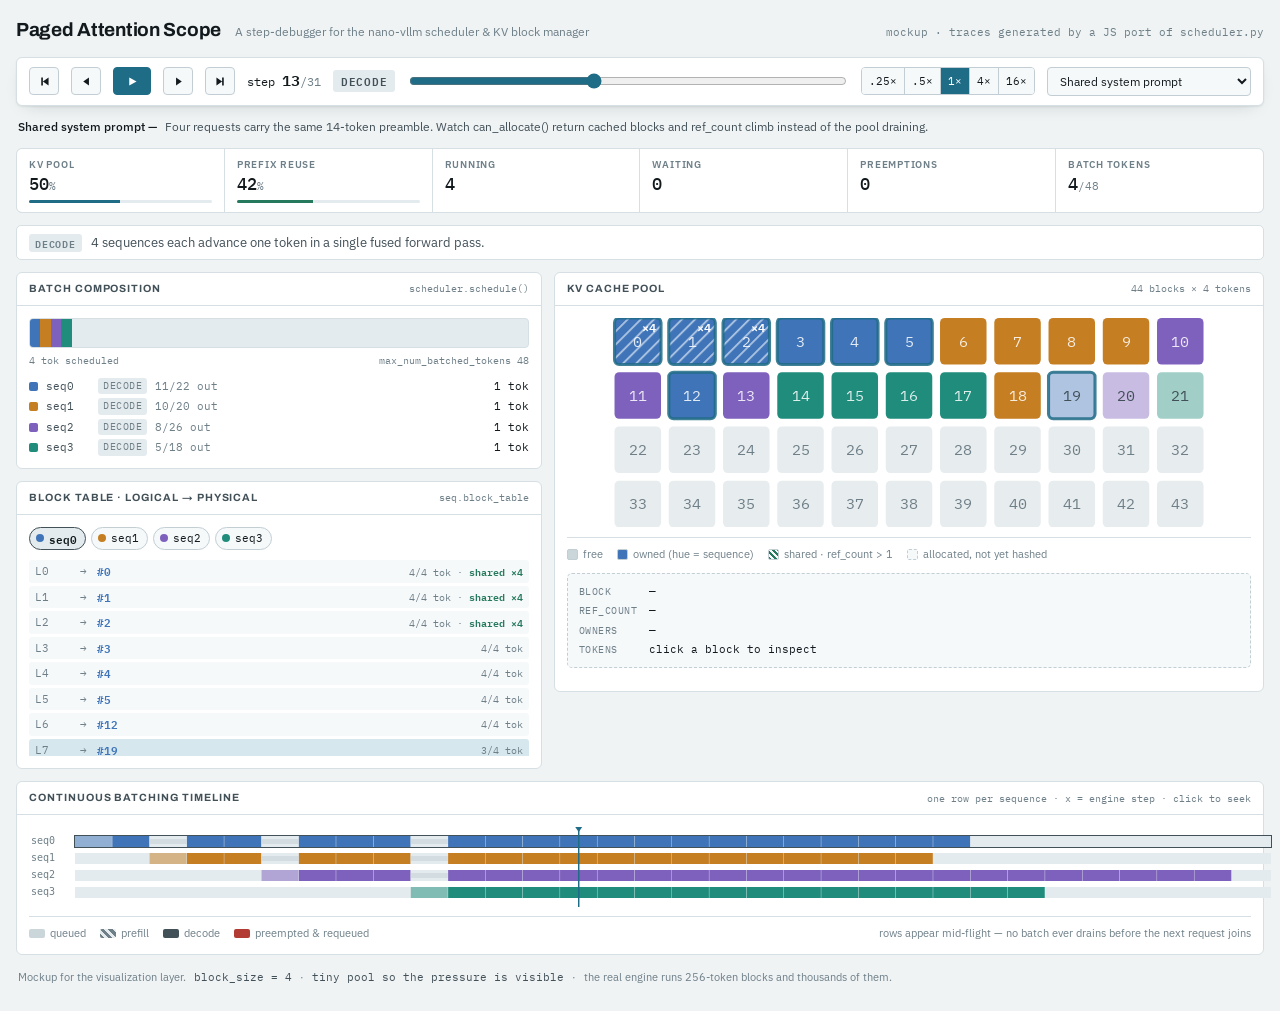
<file: viz/mockup.html>
<!doctype html>
<html lang="en">
<head>
<meta charset="utf-8">
<meta name="viewport" content="width=device-width, initial-scale=1">
<style>html{color-scheme:light dark}body{margin:0}img{max-width:100%}[hidden]{display:none!important}</style>
<title>Paged Attention Scope</title>
<link rel="preconnect" href="https://fonts.googleapis.com">
<link rel="preconnect" href="https://fonts.gstatic.com" crossorigin>
<link rel="stylesheet" href="https://fonts.googleapis.com/css2?family=Archivo:wght@500;600;700&family=IBM+Plex+Mono:wght@400;500;600&family=IBM+Plex+Sans:wght@400;500&display=swap">
<style>
:root{
  --bg:#EFF3F4; --panel:#FFFFFF; --panel-2:#F6F9FA; --sunken:#E4EBEE;
  --ink:#131A1E; --ink-2:#425058; --ink-3:#6E7F88;
  --line:#D6DFE3; --line-2:#C2CED4;
  --accent:#1F6C86; --accent-soft:#D6E8EE;
  --danger:#B23B34; --danger-soft:#F6DEDB;
  --hit:#26795D; --hit-soft:#D7EBE3;
  --free:#CBD6DA;
  --seq0:#3F74B8; --seq1:#C57E22; --seq2:#7E60BD; --seq3:#1F8C7C;
  --seq4:#B85462; --seq5:#6B8A2E;
  --shadow:0 1px 2px rgba(19,26,30,.07), 0 6px 18px -10px rgba(19,26,30,.25);
}
@media (prefers-color-scheme:dark){
  :root:not([data-theme="light"]){
    --bg:#0E1418; --panel:#161D22; --panel-2:#1A2329; --sunken:#0A1013;
    --ink:#E6EDF0; --ink-2:#A3B3BC; --ink-3:#72858F;
    --line:#26323A; --line-2:#33424B;
    --accent:#4FB3D0; --accent-soft:#12303B;
    --danger:#E0726A; --danger-soft:#3A1E1B;
    --hit:#4FC29A; --hit-soft:#102E26;
    --free:#2A363D;
    --seq0:#6A9EE0; --seq1:#E2A44C; --seq2:#A88BE0; --seq3:#3FB8A5;
    --seq4:#E0808E; --seq5:#9DBE55;
    --shadow:0 1px 2px rgba(0,0,0,.4), 0 8px 24px -12px rgba(0,0,0,.7);
  }
}
:root[data-theme="dark"]{
  --bg:#0E1418; --panel:#161D22; --panel-2:#1A2329; --sunken:#0A1013;
  --ink:#E6EDF0; --ink-2:#A3B3BC; --ink-3:#72858F;
  --line:#26323A; --line-2:#33424B;
  --accent:#4FB3D0; --accent-soft:#12303B;
  --danger:#E0726A; --danger-soft:#3A1E1B;
  --hit:#4FC29A; --hit-soft:#102E26;
  --free:#2A363D;
  --seq0:#6A9EE0; --seq1:#E2A44C; --seq2:#A88BE0; --seq3:#3FB8A5;
  --seq4:#E0808E; --seq5:#9DBE55;
  --shadow:0 1px 2px rgba(0,0,0,.4), 0 8px 24px -12px rgba(0,0,0,.7);
}

*{box-sizing:border-box}
body{
  background:var(--bg); color:var(--ink);
  font-family:"IBM Plex Sans",system-ui,sans-serif;
  font-size:13px; line-height:1.5;
  padding:16px; display:flex; flex-direction:column; gap:12px;
  max-width:1560px; margin:0 auto;
}
.mono{font-family:"IBM Plex Mono",ui-monospace,monospace; font-variant-numeric:tabular-nums}
h1,h2,h3{font-family:Archivo,system-ui,sans-serif; margin:0; text-wrap:balance}

/* ---------- masthead ---------- */
.masthead{display:flex; align-items:baseline; gap:14px; flex-wrap:wrap}
.masthead h1{font-size:19px; font-weight:700; letter-spacing:-.015em}
.masthead .sub{color:var(--ink-3); font-size:12px}
.masthead .repo{margin-left:auto; font-size:11px; color:var(--ink-3)}

/* ---------- panels ---------- */
.panel{background:var(--panel); border:1px solid var(--line); border-radius:6px}
.panel-hd{
  display:flex; align-items:center; gap:10px;
  padding:8px 12px; border-bottom:1px solid var(--line);
}
.panel-hd h2{
  font-size:10.5px; font-weight:700; letter-spacing:.09em; text-transform:uppercase;
  color:var(--ink-2);
}
.panel-hd .src{
  margin-left:auto; font-family:"IBM Plex Mono",monospace; font-size:10px; color:var(--ink-3);
}
.panel-bd{padding:12px}

/* ---------- transport ---------- */
.transport{
  display:flex; align-items:center; gap:12px; padding:9px 12px;
  background:var(--panel); border:1px solid var(--line); border-radius:6px;
  box-shadow:var(--shadow); flex-wrap:wrap;
}
button{font:inherit; color:inherit; cursor:pointer}
.tbtn{
  background:var(--panel-2); border:1px solid var(--line-2); border-radius:4px;
  width:30px; height:28px; display:grid; place-items:center; padding:0;
}
.tbtn:hover{background:var(--accent-soft); border-color:var(--accent)}
.tbtn svg{width:13px; height:13px; fill:currentColor}
.tbtn.play{width:38px; background:var(--accent); border-color:var(--accent); color:#fff}
:root[data-theme="dark"] .tbtn.play,
:root:not([data-theme="light"]) .tbtn.play{color:#08161B}
@media (prefers-color-scheme:light){:root:not([data-theme="dark"]) .tbtn.play{color:#fff}}
.tbtn.play:hover{filter:brightness(1.08)}
button:focus-visible,select:focus-visible,input:focus-visible{outline:2px solid var(--accent); outline-offset:2px}

.stepread{font-family:"IBM Plex Mono",monospace; font-size:12px; font-variant-numeric:tabular-nums; white-space:nowrap}
.stepread b{font-size:15px; font-weight:600}
.stepread span{color:var(--ink-3)}

input[type=range]{
  flex:1; min-width:200px; accent-color:var(--accent); height:20px;
}
.speeds{display:flex; border:1px solid var(--line-2); border-radius:4px; overflow:hidden}
.speeds button{
  background:var(--panel-2); border:0; border-left:1px solid var(--line-2);
  padding:5px 7px; font-family:"IBM Plex Mono",monospace; font-size:11px;
  font-variant-numeric:tabular-nums; white-space:nowrap;
}
.speeds button:first-child{border-left:0}
.speeds button[aria-pressed=true]{background:var(--accent); color:#fff}
:root[data-theme="dark"] .speeds button[aria-pressed=true]{color:#08161B}
select{
  font:inherit; background:var(--panel-2); color:var(--ink);
  border:1px solid var(--line-2); border-radius:4px; padding:5px 8px; font-size:12px;
}
.phase{
  font-family:"IBM Plex Mono",monospace; font-size:10.5px; font-weight:600;
  letter-spacing:.07em; padding:3px 8px; border-radius:3px; text-transform:uppercase;
}
.phase.prefill{background:var(--accent-soft); color:var(--accent)}
.phase.decode{background:var(--sunken); color:var(--ink-2)}

/* ---------- scenario note ---------- */
.scenario-note{
  font-size:12px; color:var(--ink-2); padding:0 2px;
  display:flex; gap:8px; align-items:baseline;
}
.scenario-note em{color:var(--ink); font-style:normal; font-weight:500}

/* ---------- metrics ---------- */
.metrics{display:grid; grid-template-columns:repeat(6,1fr); gap:1px; background:var(--line);
  border:1px solid var(--line); border-radius:6px; overflow:hidden}
.metric{background:var(--panel); padding:9px 12px; display:flex; flex-direction:column; gap:3px}
.metric .k{font-size:9.5px; letter-spacing:.08em; text-transform:uppercase; color:var(--ink-3); font-weight:600}
.metric .v{font-family:"IBM Plex Mono",monospace; font-size:17px; font-weight:500; font-variant-numeric:tabular-nums; line-height:1.15}
.metric .v small{font-size:11px; color:var(--ink-3); font-weight:400}
.meter{height:3px; background:var(--sunken); border-radius:2px; overflow:hidden; margin-top:3px}
.meter i{display:block; height:100%; background:var(--accent); transition:width .18s ease}
.meter i.warn{background:var(--danger)}
.metric.alert .v{color:var(--danger)}

/* ---------- why banner ---------- */
.why{
  display:flex; align-items:center; gap:9px; min-height:34px;
  padding:7px 12px; border-radius:5px; font-size:12.5px;
  border:1px solid var(--line); background:var(--panel); color:var(--ink-2);
}
.why .tag{
  font-family:"IBM Plex Mono",monospace; font-size:9.5px; font-weight:600; letter-spacing:.08em;
  text-transform:uppercase; padding:2px 6px; border-radius:3px;
  background:var(--sunken); color:var(--ink-3); flex:none;
}
.why.block{border-color:var(--line-2); background:var(--panel-2)}
.why.block .tag{background:var(--accent-soft); color:var(--accent)}
.why.evict{border-color:var(--danger); background:var(--danger-soft); color:var(--danger)}
.why.evict .tag{background:var(--danger); color:#fff}
.why.hit{border-color:var(--hit); background:var(--hit-soft); color:var(--hit)}
.why.hit .tag{background:var(--hit); color:#fff}
.why .mono{font-weight:500}

/* ---------- main grid ---------- */
.stage{display:grid; grid-template-columns:minmax(330px,1fr) minmax(430px,1.35fr); gap:12px; align-items:start}
@media (max-width:1080px){.stage{grid-template-columns:1fr}.metrics{grid-template-columns:repeat(3,1fr)}}

/* ---------- batch bar ---------- */
.budgetbar{
  display:flex; height:30px; background:var(--sunken); border-radius:4px;
  overflow:hidden; border:1px solid var(--line);
}
.budgetbar .slab{
  display:grid; place-items:center; font-family:"IBM Plex Mono",monospace;
  font-size:10.5px; font-weight:600; color:#fff; min-width:0; overflow:hidden;
  transition:flex-grow .2s ease;
}
.budgetbar .slab.chunked{
  background-image:repeating-linear-gradient(45deg,rgba(255,255,255,.28) 0 4px,transparent 4px 8px);
}
.budget-legend{
  display:flex; justify-content:space-between; font-family:"IBM Plex Mono",monospace;
  font-size:10px; color:var(--ink-3); margin-top:5px;
}
.batch-rows{display:flex; flex-direction:column; gap:4px; margin-top:10px}
.brow{display:flex; align-items:center; gap:8px; font-family:"IBM Plex Mono",monospace; font-size:11px}
.brow .sw{width:9px; height:9px; border-radius:2px; flex:none}
.brow .nm{width:44px; color:var(--ink-2)}
.brow .kind{
  font-size:9.5px; letter-spacing:.06em; text-transform:uppercase; padding:1px 5px;
  border-radius:3px; background:var(--sunken); color:var(--ink-3);
}
.brow .kind.chunk{background:var(--accent-soft); color:var(--accent)}
.brow .n{margin-left:auto; color:var(--ink)}
.empty{color:var(--ink-3); font-size:11.5px; font-style:italic; padding:4px 0}

/* ---------- page table ---------- */
.ptable{display:flex; flex-direction:column; gap:3px; max-height:196px; overflow-y:auto}
.prow{
  display:grid; grid-template-columns:34px 14px 52px 1fr; align-items:center; gap:7px;
  font-family:"IBM Plex Mono",monospace; font-size:11px;
  padding:3px 6px; border-radius:3px; background:var(--panel-2);
}
.prow:hover{background:var(--sunken)}
.prow .lg{color:var(--ink-3)}
.prow .ar{color:var(--ink-3); text-align:center}
.prow .ph{font-weight:600}
.prow .meta{font-size:10px; color:var(--ink-3); text-align:right}
.prow .meta .shared{color:var(--hit); font-weight:600}
.prow.filling{background:var(--accent-soft)}
.seqpick{display:flex; gap:5px; flex-wrap:wrap; margin-bottom:10px}
.chip{
  display:flex; align-items:center; gap:5px; padding:3px 8px 3px 6px;
  border:1px solid var(--line-2); border-radius:12px; background:var(--panel-2);
  font-family:"IBM Plex Mono",monospace; font-size:10.5px;
}
.chip .sw{width:8px; height:8px; border-radius:50%}
.chip[aria-pressed=true]{border-color:var(--ink-2); background:var(--sunken); font-weight:600}
.chip.gone{opacity:.42}

/* ---------- pool grid ---------- */
#pool{width:100%; height:auto; display:block}
.cell-body{transition:fill .16s ease}
.poolfoot{
  display:flex; gap:14px; flex-wrap:wrap; margin-top:10px; padding-top:9px;
  border-top:1px solid var(--line); font-size:10.5px; color:var(--ink-3);
}
.poolfoot span{display:flex; align-items:center; gap:5px}
.poolfoot i{width:11px; height:11px; border-radius:2px; display:block; border:1px solid var(--line-2)}
.hatch{background-image:repeating-linear-gradient(45deg,var(--hit) 0 2px,transparent 2px 4px); background-color:var(--panel-2)}

/* ---------- inspector ---------- */
.inspector{
  margin-top:10px; padding:9px 11px; border:1px dashed var(--line-2); border-radius:5px;
  background:var(--panel-2); font-family:"IBM Plex Mono",monospace; font-size:11px;
  display:grid; grid-template-columns:auto 1fr; gap:3px 12px; align-items:baseline;
}
.inspector dt{color:var(--ink-3); font-size:10px; letter-spacing:.05em; text-transform:uppercase}
.inspector dd{margin:0; overflow-wrap:anywhere}

/* ---------- timeline ---------- */
.tl-wrap{position:relative}
#timeline{width:100%; display:block; cursor:crosshair}
.tl-legend{
  display:flex; gap:14px; flex-wrap:wrap; margin-top:9px; padding-top:9px;
  border-top:1px solid var(--line); font-size:10.5px; color:var(--ink-3);
}
.tl-legend span{display:flex; align-items:center; gap:5px}
.tl-legend i{width:16px; height:9px; border-radius:2px; display:block}
.i-wait{background:var(--free)}
.i-pre{background-image:repeating-linear-gradient(45deg,var(--ink-3) 0 3px,transparent 3px 6px); background-color:var(--sunken)}
.i-dec{background:var(--ink-2)}
.i-evict{background:var(--danger)}

footer{
  color:var(--ink-3); font-size:11px; padding:2px 2px 10px;
  display:flex; gap:8px; flex-wrap:wrap; align-items:baseline;
}
footer code{font-family:"IBM Plex Mono",monospace; color:var(--ink-2)}
@media (prefers-reduced-motion:reduce){*{transition:none!important}}
</style>

<div class="masthead">
  <h1>Paged Attention Scope</h1>
  <div class="sub">A step-debugger for the nano-vllm scheduler &amp; KV block manager</div>
  <div class="repo mono">mockup · traces generated by a JS port of scheduler.py</div>
</div>

<div class="transport">
  <button class="tbtn" id="bFirst" title="First step" aria-label="First step"><svg viewBox="0 0 16 16"><path d="M4 3h2v10H4zM13 3v10L6 8z"/></svg></button>
  <button class="tbtn" id="bPrev" title="Previous step" aria-label="Previous step"><svg viewBox="0 0 16 16"><path d="M11 3v10L4 8z"/></svg></button>
  <button class="tbtn play" id="bPlay" title="Play / pause" aria-label="Play or pause"><svg id="playIcon" viewBox="0 0 16 16"><path d="M4 3l9 5-9 5z"/></svg></button>
  <button class="tbtn" id="bNext" title="Next step" aria-label="Next step"><svg viewBox="0 0 16 16"><path d="M5 3l7 5-7 5z"/></svg></button>
  <button class="tbtn" id="bLast" title="Last step" aria-label="Last step"><svg viewBox="0 0 16 16"><path d="M10 3h2v10h-2zM3 3v10l7-5z"/></svg></button>

  <div class="stepread">step <b id="stepNow">0</b><span id="stepTot">/0</span></div>
  <span class="phase decode" id="phasePill">decode</span>
  <input type="range" id="scrub" min="0" max="0" value="0" aria-label="Scrub through engine steps">
  <div class="speeds" role="group" aria-label="Playback speed">
    <button data-sp="960" aria-pressed="false">.25×</button>
    <button data-sp="480" aria-pressed="false">.5×</button>
    <button data-sp="240" aria-pressed="true">1×</button>
    <button data-sp="70" aria-pressed="false">4×</button>
    <button data-sp="20" aria-pressed="false">16×</button>
  </div>
  <select id="scenario" aria-label="Scenario"></select>
</div>

<div class="scenario-note"><em id="scnTitle"></em><span id="scnDesc"></span></div>

<div class="metrics" id="metrics">
  <div class="metric"><div class="k">KV pool</div><div class="v" id="mKv">—</div><div class="meter"><i id="mKvBar" style="width:0"></i></div></div>
  <div class="metric"><div class="k">Prefix reuse</div><div class="v" id="mHit">—</div><div class="meter"><i id="mHitBar" style="width:0;background:var(--hit)"></i></div></div>
  <div class="metric"><div class="k">Running</div><div class="v" id="mRun">—</div></div>
  <div class="metric"><div class="k">Waiting</div><div class="v" id="mWait">—</div></div>
  <div class="metric" id="mPreWrap"><div class="k">Preemptions</div><div class="v" id="mPre">—</div></div>
  <div class="metric"><div class="k">Batch tokens</div><div class="v" id="mTok">—</div></div>
</div>

<div class="why" id="why"><span class="tag">idle</span><span id="whyText">Press play to run the trace.</span></div>

<div class="stage">
  <div style="display:flex;flex-direction:column;gap:12px">

    <section class="panel">
      <div class="panel-hd"><h2>Batch composition</h2><div class="src">scheduler.schedule()</div></div>
      <div class="panel-bd">
        <div class="budgetbar" id="budgetBar"></div>
        <div class="budget-legend"><span id="budUsed" class="mono">0 tok</span><span id="budCap" class="mono">budget 0</span></div>
        <div class="batch-rows" id="batchRows"></div>
      </div>
    </section>

    <section class="panel">
      <div class="panel-hd"><h2>Block table · logical → physical</h2><div class="src">seq.block_table</div></div>
      <div class="panel-bd">
        <div class="seqpick" id="seqPick"></div>
        <div class="ptable" id="ptable"></div>
      </div>
    </section>
  </div>

  <section class="panel">
    <div class="panel-hd"><h2>KV cache pool</h2><div class="src" id="poolSrc">BlockManager</div></div>
    <div class="panel-bd">
      <svg id="pool" role="img" aria-label="KV cache block pool"></svg>
      <div class="poolfoot">
        <span><i style="background:var(--free)"></i>free</span>
        <span><i style="background:var(--seq0)"></i>owned (hue = sequence)</span>
        <span><i class="hatch"></i>shared · ref_count &gt; 1</span>
        <span><i style="background:var(--panel-2);border-style:dashed"></i>allocated, not yet hashed</span>
      </div>
      <dl class="inspector" id="inspector">
        <dt>block</dt><dd id="iId">—</dd>
        <dt>ref_count</dt><dd id="iRef">—</dd>
        <dt>owners</dt><dd id="iOwn">—</dd>
        <dt>tokens</dt><dd id="iTok">click a block to inspect</dd>
      </dl>
    </div>
  </section>
</div>

<section class="panel tl-wrap">
  <div class="panel-hd"><h2>Continuous batching timeline</h2><div class="src">one row per sequence · x = engine step · click to seek</div></div>
  <div class="panel-bd">
    <canvas id="timeline"></canvas>
    <div class="tl-legend">
      <span><i class="i-wait"></i>queued</span>
      <span><i class="i-pre"></i>prefill</span>
      <span><i class="i-dec"></i>decode</span>
      <span><i class="i-evict"></i>preempted &amp; requeued</span>
      <span style="margin-left:auto">rows appear mid-flight — no batch ever drains before the next request joins</span>
    </div>
  </div>
</section>

<footer>
  <span>Mockup for the visualization layer.</span>
  <code>block_size = 4</code><span>·</span>
  <code>tiny pool so the pressure is visible</code><span>·</span>
  <span>the real engine runs 256-token blocks and thousands of them.</span>
</footer>

<script>
"use strict";

/* ========================================================================
   JS port of nanovllm/engine/{block_manager,scheduler}.py
   Faithful to the control flow so the trace shows real behaviour.
   ===================================================================== */

const hashOf = (tokens, prefix) => prefix + "|" + tokens.join(".");
const sameTokens = (a, b) => a.length === b.length && a.every((v, i) => v === b[i]);

class Blk {
  constructor(id){ this.id = id; this.ref = 0; this.hash = null; this.tokens = []; }
  reset(){ this.ref = 1; this.hash = null; this.tokens = []; }
}

class BlockManager {
  constructor(numBlocks, blockSize){
    this.blockSize = blockSize;
    this.blocks = Array.from({length:numBlocks}, (_, i) => new Blk(i));
    this.hashToId = new Map();
    this.free = Array.from({length:numBlocks}, (_, i) => i);
    this.used = new Set();
    this.reusedTokens = 0;
  }
  _alloc(){
    const id = this.free.shift();
    const b = this.blocks[id];
    if (b.hash !== null && this.hashToId.get(b.hash) === id) this.hashToId.delete(b.hash);
    b.reset();
    this.used.add(id);
    return id;
  }
  _free(id){ this.used.delete(id); this.free.push(id); }

  canAllocate(seq){
    let h = "-", cached = 0, need = seq.numBlocks;
    for (let i = 0; i < seq.numBlocks - 1; i++){
      const t = seq.block(i);
      h = hashOf(t, h);
      const id = this.hashToId.get(h);
      if (id === undefined || !sameTokens(this.blocks[id].tokens, t)) break;
      cached++;
      if (this.used.has(id)) need--;
    }
    return this.free.length < need ? -1 : cached;
  }
  allocate(seq, cached){
    let h = "-";
    for (let i = 0; i < cached; i++){
      const t = seq.block(i);
      h = hashOf(t, h);
      const id = this.hashToId.get(h);
      const b = this.blocks[id];
      if (this.used.has(id)) { b.ref++; }
      else { b.ref = 1; this.free.splice(this.free.indexOf(id), 1); this.used.add(id); }
      seq.blockTable.push(id);
    }
    for (let i = cached; i < seq.numBlocks; i++) seq.blockTable.push(this._alloc());
    seq.numCachedTokens = cached * this.blockSize;
    this.reusedTokens += cached * this.blockSize;
    return cached;
  }
  deallocate(seq){
    for (let i = seq.blockTable.length - 1; i >= 0; i--){
      const b = this.blocks[seq.blockTable[i]];
      b.ref--;
      if (b.ref === 0) this._free(b.id);
    }
    seq.numCachedTokens = 0;
    seq.blockTable = [];
  }
  canAppend(seq){ return this.free.length >= (seq.numTokens % this.blockSize === 1 ? 1 : 0); }
  mayAppend(seq){ if (seq.numTokens % this.blockSize === 1) seq.blockTable.push(this._alloc()); }
  hashBlocks(seq){
    const s = Math.floor(seq.numCachedTokens / this.blockSize);
    const e = Math.floor((seq.numCachedTokens + seq.numScheduledTokens) / this.blockSize);
    if (s === e) return;
    let h = s > 0 ? this.blocks[seq.blockTable[s-1]].hash : "-";
    for (let i = s; i < e; i++){
      const b = this.blocks[seq.blockTable[i]];
      const t = seq.block(i);
      h = hashOf(t, h);
      b.hash = h; b.tokens = t;
      this.hashToId.set(h, b.id);
    }
  }
}

class Seq {
  constructor(id, prompt, maxTokens, arrival, blockSize){
    this.id = id; this.tokenIds = prompt.slice();
    this.numPromptTokens = prompt.length; this.numTokens = prompt.length;
    this.numCachedTokens = 0; this.numScheduledTokens = 0;
    this.isPrefill = true; this.blockTable = [];
    this.maxTokens = maxTokens; this.arrival = arrival;
    this.status = "waiting"; this.bs = blockSize;
  }
  get numBlocks(){ return Math.ceil(this.numTokens / this.bs); }
  get numCompletion(){ return this.numTokens - this.numPromptTokens; }
  block(i){ return this.tokenIds.slice(i * this.bs, (i + 1) * this.bs); }
}

class Scheduler {
  constructor(cfg){
    this.cfg = cfg;
    this.bm = new BlockManager(cfg.numBlocks, cfg.blockSize);
    this.waiting = []; this.running = [];
    this.preemptions = 0;
  }
  add(seq){ this.waiting.push(seq); }
  isFinished(){ return !this.waiting.length && !this.running.length; }

  schedule(){
    const scheduled = [], notes = [];
    let batched = 0, cacheHits = 0, chunkedIds = new Set();

    while (this.waiting.length && scheduled.length < this.cfg.maxNumSeqs){
      const seq = this.waiting[0];
      const remaining = this.cfg.maxNumBatchedTokens - batched;
      if (remaining === 0){ notes.push({k:"budget", seq:seq.id}); break; }
      let cached = 0, numTokens;
      if (!seq.blockTable.length){
        cached = this.bm.canAllocate(seq);
        if (cached === -1){
          notes.push({k:"blocks", seq:seq.id, need:seq.numBlocks, free:this.bm.free.length});
          break;
        }
        numTokens = seq.numTokens - cached * this.cfg.blockSize;
      } else {
        numTokens = seq.numTokens - seq.numCachedTokens;
      }
      if (remaining < numTokens && scheduled.length){
        notes.push({k:"budget", seq:seq.id, want:numTokens, left:remaining});
        break;
      }
      if (!seq.blockTable.length){
        const got = this.bm.allocate(seq, cached);
        if (got > 0){ cacheHits += got; notes.push({k:"hit", seq:seq.id, blocks:got}); }
      }
      seq.numScheduledTokens = Math.min(numTokens, remaining);
      if (seq.numScheduledTokens < numTokens){
        chunkedIds.add(seq.id);
        notes.push({k:"chunk", seq:seq.id, took:seq.numScheduledTokens, of:numTokens});
      }
      batched += seq.numScheduledTokens;
      if (seq.numCachedTokens + seq.numScheduledTokens === seq.numTokens){
        seq.status = "running"; this.waiting.shift(); this.running.push(seq);
      }
      scheduled.push(seq);
    }
    if (scheduled.length) return {seqs:scheduled, isPrefill:true, notes, chunkedIds};

    const evicted = [];
    while (this.running.length && scheduled.length < this.cfg.maxNumSeqs){
      const seq = this.running.shift();
      let ok = true;
      while (!this.bm.canAppend(seq)){
        if (this.running.length){ const v = this.running.pop(); this.preempt(v); evicted.push(v.id); }
        else { this.preempt(seq); evicted.push(seq.id); ok = false; break; }
      }
      if (ok){
        seq.numScheduledTokens = 1; seq.isPrefill = false;
        this.bm.mayAppend(seq); scheduled.push(seq);
      }
    }
    this.running.unshift(...scheduled);
    evicted.forEach(id => notes.push({k:"evict", seq:id}));
    return {seqs:scheduled, isPrefill:false, notes, chunkedIds};
  }

  preempt(seq){
    seq.status = "waiting"; seq.isPrefill = true;
    this.bm.deallocate(seq);
    this.waiting.unshift(seq);
    this.preemptions++;
  }

  postprocess(seqs, tokens, isPrefill){
    const finished = [];
    seqs.forEach((seq, i) => {
      this.bm.hashBlocks(seq);
      seq.numCachedTokens += seq.numScheduledTokens;
      seq.numScheduledTokens = 0;
      if (isPrefill && seq.numCachedTokens < seq.numTokens) return;
      seq.tokenIds.push(tokens[i]); seq.numTokens++;
      if (seq.numCompletion === seq.maxTokens){
        seq.status = "finished";
        this.bm.deallocate(seq);
        this.running.splice(this.running.indexOf(seq), 1);
        finished.push(seq.id);
      }
    });
    return finished;
  }
}

/* ========================================================================
   Scenarios
   ===================================================================== */

let rngState = 12345;
const rnd = () => (rngState = (rngState * 1103515245 + 12345) & 0x7fffffff) / 0x7fffffff;
const tok = () => 1000 + Math.floor(rnd() * 30000);
const body = n => Array.from({length:n}, tok);

const SYS = [151644, 8948, 198, 2610, 525, 264, 10950, 17847, 13, 151645, 198, 151644, 872, 198];

function scenarios(){
  rngState = 12345;
  return {
    prefix: {
      title: "Shared system prompt",
      desc: "Four requests carry the same 14-token preamble. Watch can_allocate() return cached blocks and ref_count climb instead of the pool draining.",
      cfg: {blockSize:4, numBlocks:44, maxNumBatchedTokens:48, maxNumSeqs:6},
      reqs: [
        {arrival:0, prompt:[...SYS, ...body(6)], maxTokens:22},
        {arrival:2, prompt:[...SYS, ...body(9)], maxTokens:20},
        {arrival:5, prompt:[...SYS, ...body(4)], maxTokens:26},
        {arrival:9, prompt:[...SYS, ...body(11)], maxTokens:18},
      ],
    },
    preempt: {
      title: "Pool exhaustion → preemption",
      desc: "A deliberately tiny pool. Decoding sequences keep appending blocks until can_append() fails and the scheduler evicts the newest sequence back to the queue.",
      cfg: {blockSize:4, numBlocks:22, maxNumBatchedTokens:48, maxNumSeqs:6},
      reqs: [
        {arrival:0, prompt:body(13), maxTokens:26},
        {arrival:0, prompt:body(10), maxTokens:24},
        {arrival:1, prompt:body(15), maxTokens:22},
        {arrival:3, prompt:body(9),  maxTokens:28},
        {arrival:6, prompt:body(12), maxTokens:20},
      ],
    },
    chunked: {
      title: "Chunked prefill",
      desc: "One long prompt against a 12-token batch budget. Only the head-of-line sequence may be split, so it enters the batch in slices across several steps.",
      cfg: {blockSize:4, numBlocks:46, maxNumBatchedTokens:12, maxNumSeqs:6},
      reqs: [
        {arrival:0, prompt:body(38), maxTokens:16},
        {arrival:1, prompt:body(10), maxTokens:18},
        {arrival:2, prompt:body(7),  maxTokens:20},
      ],
    },
    continuous: {
      title: "Continuous batching",
      desc: "Requests arrive while others are mid-generation. Each joins the very next step — the batch never drains and refills.",
      cfg: {blockSize:4, numBlocks:52, maxNumBatchedTokens:48, maxNumSeqs:6},
      reqs: [
        {arrival:0,  prompt:body(11), maxTokens:34},
        {arrival:4,  prompt:body(8),  maxTokens:30},
        {arrival:9,  prompt:body(14), maxTokens:26},
        {arrival:15, prompt:body(9),  maxTokens:24},
        {arrival:22, prompt:body(12), maxTokens:20},
        {arrival:29, prompt:body(7),  maxTokens:18},
      ],
    },
  };
}

/* ========================================================================
   Trace recorder — snapshot per engine step
   ===================================================================== */

function runTrace(scn){
  const cfg = scn.cfg;
  const sched = new Scheduler(cfg);
  const seqs = scn.reqs.map((r, i) => new Seq(i, r.prompt, r.maxTokens, r.arrival, cfg.blockSize));
  const pending = seqs.slice();
  const frames = [];
  let promptTokens = 0;

  for (let step = 0; step < 400; step++){
    while (pending.length && pending[0].arrival <= step){
      const s = pending.shift();
      promptTokens += s.numPromptTokens;
      sched.add(s);
    }
    if (sched.isFinished() && !pending.length) break;
    if (sched.isFinished()) continue;

    const {seqs:batch, isPrefill, notes, chunkedIds} = sched.schedule();
    if (!batch.length) continue;

    const batchSnap = batch.map(s => ({
      id:s.id, tokens:s.numScheduledTokens, chunked:chunkedIds.has(s.id),
    }));
    sched.postprocess(batch, batch.map(() => tok()), isPrefill);

    // pool snapshot
    const owners = new Map();
    for (const s of seqs){
      if (s.status === "finished") continue;
      for (const bid of s.blockTable){
        if (!owners.has(bid)) owners.set(bid, []);
        if (!owners.get(bid).includes(s.id)) owners.get(bid).push(s.id);
      }
    }
    const blocks = sched.bm.blocks.map(b => ({
      id:b.id, ref:b.ref, owners:owners.get(b.id) || [],
      hashed:b.hash !== null, tokens:b.tokens.slice(0, 4),
      free:!sched.bm.used.has(b.id),
    }));

    const rowState = {};
    const inBatch = new Set(batch.map(s => s.id));
    const evicted = new Set(notes.filter(n => n.k === "evict").map(n => n.seq));
    for (const s of seqs){
      if (evicted.has(s.id)) rowState[s.id] = "evict";
      else if (s.status === "finished") rowState[s.id] = "done";
      else if (inBatch.has(s.id)) rowState[s.id] = isPrefill ? "prefill" : "decode";
      else if (s.arrival > step) rowState[s.id] = "unborn";
      else rowState[s.id] = "waiting";
    }

    frames.push({
      step: frames.length,
      phase: isPrefill ? "prefill" : "decode",
      batch: batchSnap,
      budget: cfg.maxNumBatchedTokens,
      blocks,
      blockTables: Object.fromEntries(seqs.map(s => [s.id, s.blockTable.slice()])),
      seqMeta: Object.fromEntries(seqs.map(s => [s.id, {
        numTokens:s.numTokens, numPrompt:s.numPromptTokens,
        numCached:s.numCachedTokens, status:s.status, maxTokens:s.maxTokens,
      }])),
      rowState,
      used: sched.bm.used.size,
      total: cfg.numBlocks,
      running: sched.running.length,
      waiting: sched.waiting.length,
      preemptions: sched.preemptions,
      reuse: promptTokens ? sched.bm.reusedTokens / promptTokens : 0,
      notes,
    });
  }
  return {frames, seqs, cfg};
}

/* ========================================================================
   View
   ===================================================================== */

const $ = id => document.getElementById(id);
const SCN = scenarios();
let trace = null, cur = 0, playing = false, speed = 240, timer = null, selSeq = 0, selBlock = null;

function cssVar(n){ return getComputedStyle(document.documentElement).getPropertyValue(n).trim(); }
function seqColor(i){ return cssVar("--seq" + (i % 6)); }

/* --- scenario select --- */
const sel = $("scenario");
for (const [k, v] of Object.entries(SCN)){
  const o = document.createElement("option");
  o.value = k; o.textContent = v.title; sel.appendChild(o);
}
sel.value = "prefix";
sel.addEventListener("change", () => load(sel.value));

function load(key){
  const scn = SCN[key];
  trace = runTrace(scn);
  $("scnTitle").textContent = scn.title + " —";
  $("scnDesc").textContent = scn.desc;
  $("poolSrc").textContent = `${scn.cfg.numBlocks} blocks × ${scn.cfg.blockSize} tokens`;
  $("scrub").max = trace.frames.length - 1;
  selSeq = 0; selBlock = null;
  buildPool(scn.cfg.numBlocks);
  buildSeqPick();
  sizeTimeline();
  // open mid-action, paused, so the first frame is already populated
  seek(Math.floor(trace.frames.length * 0.42));
}

/* --- pool grid --- */
const POOL_COLS = 11, CELL = 30, PAD = 5;
function buildPool(n){
  const svg = $("pool");
  const rows = Math.ceil(n / POOL_COLS);
  const w = POOL_COLS * (CELL + PAD) - PAD, h = rows * (CELL + PAD) - PAD;
  svg.setAttribute("viewBox", `0 0 ${w} ${h}`);
  svg.style.maxHeight = (h * 1.55) + "px";
  svg.innerHTML = "";
  const defs = document.createElementNS("http://www.w3.org/2000/svg", "defs");
  defs.innerHTML = `<pattern id="sh" width="6" height="6" patternUnits="userSpaceOnUse" patternTransform="rotate(45)">
      <rect width="6" height="6" fill="none"></rect>
      <line x1="0" y1="0" x2="0" y2="6" stroke="#fff" stroke-opacity="0.55" stroke-width="2.5"></line>
    </pattern>`;
  svg.appendChild(defs);
  for (let i = 0; i < n; i++){
    const x = (i % POOL_COLS) * (CELL + PAD), y = Math.floor(i / POOL_COLS) * (CELL + PAD);
    const g = document.createElementNS("http://www.w3.org/2000/svg", "g");
    g.setAttribute("transform", `translate(${x},${y})`);
    g.style.cursor = "pointer";
    g.dataset.bid = i;
    g.innerHTML =
      `<rect class="cell-body" width="${CELL}" height="${CELL}" rx="3" fill="${cssVar("--free")}"></rect>
       <rect class="cell-hatch" width="${CELL}" height="${CELL}" rx="3" fill="url(#sh)" opacity="0"></rect>
       <rect class="cell-ring" width="${CELL}" height="${CELL}" rx="3" fill="none" stroke="none" stroke-width="2"></rect>
       <text class="cell-id" x="${CELL/2}" y="${CELL/2+3.5}" text-anchor="middle"
             font-family="IBM Plex Mono, monospace" font-size="9.5" fill="${cssVar("--ink-3")}">${i}</text>
       <text class="cell-ref" x="${CELL-3}" y="9" text-anchor="end"
             font-family="IBM Plex Mono, monospace" font-size="8" font-weight="600" fill="#fff" opacity="0"></text>`;
    g.addEventListener("click", () => { selBlock = i; render(); });
    svg.appendChild(g);
  }
}

function paintPool(f){
  const svg = $("pool");
  f.blocks.forEach(b => {
    const g = svg.querySelector(`g[data-bid="${b.id}"]`);
    if (!g) return;
    const body = g.querySelector(".cell-body");
    const hatch = g.querySelector(".cell-hatch");
    const idT = g.querySelector(".cell-id");
    const refT = g.querySelector(".cell-ref");
    const ring = g.querySelector(".cell-ring");
    if (b.free){
      body.setAttribute("fill", cssVar("--free"));
      body.setAttribute("fill-opacity", "0.45");
      idT.setAttribute("fill", cssVar("--ink-3"));
      hatch.setAttribute("opacity", "0");
      refT.setAttribute("opacity", "0");
    } else {
      const owner = b.owners.length ? b.owners[0] : 0;
      body.setAttribute("fill", seqColor(owner));
      body.setAttribute("fill-opacity", b.hashed ? "1" : "0.42");
      idT.setAttribute("fill", b.hashed ? "rgba(255,255,255,.85)" : cssVar("--ink-2"));
      hatch.setAttribute("opacity", b.ref > 1 ? "1" : "0");
      refT.textContent = b.ref > 1 ? "×" + b.ref : "";
      refT.setAttribute("opacity", b.ref > 1 ? "1" : "0");
    }
    const isSel = selBlock === b.id;
    const owned = b.owners.includes(selSeq);
    ring.setAttribute("stroke", isSel ? cssVar("--ink") : owned ? cssVar("--accent") : "none");
    ring.setAttribute("stroke-opacity", isSel ? "1" : owned ? "0.85" : "0");
  });

  const b = selBlock !== null ? f.blocks[selBlock] : null;
  $("iId").textContent = b ? "#" + b.id : "—";
  $("iRef").textContent = b ? b.ref : "—";
  $("iOwn").textContent = b ? (b.owners.length ? b.owners.map(i => "seq" + i).join(", ") : "—") : "—";
  $("iTok").textContent = b ? (b.tokens.length ? b.tokens.join("  ") : b.free ? "free" : "allocated, unfilled") : "click a block to inspect";
}

/* --- sequence chips --- */
function buildSeqPick(){
  const el = $("seqPick"); el.innerHTML = "";
  trace.seqs.forEach(s => {
    const b = document.createElement("button");
    b.className = "chip"; b.dataset.sid = s.id;
    b.setAttribute("aria-pressed", String(s.id === selSeq));
    b.innerHTML = `<i class="sw" style="background:${seqColor(s.id)}"></i>seq${s.id}`;
    b.addEventListener("click", () => { selSeq = s.id; render(); });
    el.appendChild(b);
  });
}

/* --- panels --- */
function render(){
  const f = trace.frames[cur];
  if (!f) return;

  $("stepNow").textContent = f.step;
  $("stepTot").textContent = "/" + (trace.frames.length - 1);
  $("scrub").value = cur;
  const pill = $("phasePill");
  pill.textContent = f.phase; pill.className = "phase " + f.phase;

  // metrics
  const util = f.used / f.total;
  $("mKv").innerHTML = `${Math.round(util*100)}<small>%</small>`;
  const bar = $("mKvBar");
  bar.style.width = (util*100) + "%";
  bar.className = util > 0.85 ? "warn" : "";
  $("mHit").innerHTML = `${Math.round(f.reuse*100)}<small>%</small>`;
  $("mHitBar").style.width = (f.reuse*100) + "%";
  $("mRun").textContent = f.running;
  $("mWait").textContent = f.waiting;
  $("mPre").textContent = f.preemptions;
  $("mPreWrap").classList.toggle("alert", f.preemptions > 0);
  const used = f.batch.reduce((a, b) => a + b.tokens, 0);
  $("mTok").innerHTML = `${used}<small>/${f.budget}</small>`;

  // why banner
  const why = $("why"), tag = why.querySelector(".tag"), txt = $("whyText");
  const ev = f.notes.find(n => n.k === "evict"), bl = f.notes.find(n => n.k === "blocks"),
        ck = f.notes.find(n => n.k === "chunk"), ht = f.notes.find(n => n.k === "hit"),
        bg = f.notes.find(n => n.k === "budget");
  why.className = "why";
  if (ev){
    why.classList.add("evict"); tag.textContent = "preempt";
    txt.innerHTML = `Pool exhausted — <span class="mono">seq${ev.seq}</span> evicted, its blocks freed, requeued at the head of <span class="mono">waiting</span>. Its KV must be recomputed.`;
  } else if (bl){
    why.classList.add("block"); tag.textContent = "held back";
    txt.innerHTML = `<span class="mono">seq${bl.seq}</span> cannot admit: needs <span class="mono">${bl.need}</span> blocks, only <span class="mono">${bl.free}</span> free.`;
  } else if (ck){
    why.classList.add("block"); tag.textContent = "chunked";
    txt.innerHTML = `<span class="mono">seq${ck.seq}</span> prefills in slices — <span class="mono">${ck.took}</span> of <span class="mono">${ck.of}</span> remaining tokens fit this step's budget.`;
  } else if (ht){
    why.classList.add("hit"); tag.textContent = "cache hit";
    txt.innerHTML = `<span class="mono">seq${ht.seq}</span> reused <span class="mono">${ht.blocks}</span> cached prefix block${ht.blocks>1?"s":""} — that KV is never recomputed, only <span class="mono">ref_count</span> increments.`;
  } else if (bg){
    why.classList.add("block"); tag.textContent = "budget";
    txt.innerHTML = `<span class="mono">seq${bg.seq}</span> waits a step: <span class="mono">${bg.want ?? "?"}</span> tokens needed, <span class="mono">${bg.left ?? 0}</span> left in this batch.`;
  } else {
    tag.textContent = f.phase;
    txt.textContent = f.phase === "decode"
      ? `${f.batch.length} sequence${f.batch.length>1?"s":""} each advance one token in a single fused forward pass.`
      : `Prefilling ${f.batch.length} sequence${f.batch.length>1?"s":""}.`;
  }

  // batch bar
  const bb = $("budgetBar"); bb.innerHTML = "";
  f.batch.forEach(b => {
    const d = document.createElement("div");
    d.className = "slab" + (b.chunked ? " chunked" : "");
    d.style.flex = `${b.tokens} 0 0`;
    d.style.background = seqColor(b.id);
    d.textContent = b.tokens >= 2 ? b.tokens : "";
    d.title = `seq${b.id} · ${b.tokens} tokens`;
    bb.appendChild(d);
  });
  const slackN = f.budget - used;
  if (slackN > 0){
    const s = document.createElement("div");
    s.style.flex = `${slackN} 0 0`;
    bb.appendChild(s);
  }
  $("budUsed").textContent = `${used} tok scheduled`;
  $("budCap").textContent = `max_num_batched_tokens ${f.budget}`;

  const rows = $("batchRows"); rows.innerHTML = "";
  if (!f.batch.length) rows.innerHTML = `<div class="empty">no sequences scheduled</div>`;
  f.batch.forEach(b => {
    const m = f.seqMeta[b.id];
    const r = document.createElement("div");
    r.className = "brow";
    r.innerHTML =
      `<i class="sw" style="background:${seqColor(b.id)}"></i>
       <span class="nm">seq${b.id}</span>
       <span class="kind${b.chunked ? " chunk" : ""}">${f.phase === "prefill" ? (b.chunked ? "chunk" : "prefill") : "decode"}</span>
       <span style="color:var(--ink-3)">${m.numTokens - m.numPrompt}/${m.maxTokens} out</span>
       <span class="n">${b.tokens} tok</span>`;
    r.style.cursor = "pointer";
    r.addEventListener("click", () => { selSeq = b.id; render(); });
    rows.appendChild(r);
  });

  // chips
  document.querySelectorAll("#seqPick .chip").forEach(c => {
    const id = +c.dataset.sid;
    c.setAttribute("aria-pressed", String(id === selSeq));
    c.classList.toggle("gone", f.seqMeta[id].status === "finished");
  });

  // page table
  const pt = $("ptable"); pt.innerHTML = "";
  const table = f.blockTables[selSeq] || [];
  const meta = f.seqMeta[selSeq];
  if (!table.length){
    pt.innerHTML = `<div class="empty">seq${selSeq} holds no blocks — ${meta.status === "finished" ? "finished, all blocks returned to the pool" : "queued, nothing allocated yet"}.</div>`;
  } else {
    const fillingIdx = Math.floor(meta.numCached / trace.cfg.blockSize);
    table.forEach((pid, li) => {
      const blk = f.blocks[pid];
      const tokensHere = Math.min(trace.cfg.blockSize, Math.max(0, meta.numTokens - li * trace.cfg.blockSize));
      const r = document.createElement("div");
      r.className = "prow" + (li === fillingIdx ? " filling" : "");
      r.innerHTML =
        `<span class="lg">L${li}</span><span class="ar">→</span>
         <span class="ph" style="color:${seqColor(selSeq)}">#${pid}</span>
         <span class="meta">${tokensHere}/${trace.cfg.blockSize} tok${blk.ref > 1 ? ` · <span class="shared">shared ×${blk.ref}</span>` : ""}</span>`;
      r.addEventListener("click", () => { selBlock = pid; render(); });
      pt.appendChild(r);
    });
  }

  paintPool(f);
  drawTimeline();
}

/* --- timeline --- */
const ROW_H = 17, LBL_W = 46, TOP = 6;
function sizeTimeline(){
  const c = $("timeline");
  const w = c.parentElement.clientWidth;
  const h = TOP * 2 + trace.seqs.length * ROW_H;
  const dpr = window.devicePixelRatio || 1;
  c.width = w * dpr; c.height = h * dpr;
  c.style.width = w + "px"; c.style.height = h + "px";
  c.getContext("2d").setTransform(dpr, 0, 0, dpr, 0, 0);
}
function drawTimeline(){
  const c = $("timeline"), g = c.getContext("2d");
  const W = c.clientWidth, H = c.clientHeight;
  const n = trace.frames.length;
  const bw = Math.max(1.5, (W - LBL_W - 6) / n);
  g.clearRect(0, 0, W, H);

  const inkFaint = cssVar("--sunken"), ink2 = cssVar("--ink-2"), ink3 = cssVar("--ink-3");
  trace.seqs.forEach((s, ri) => {
    const y = TOP + ri * ROW_H;
    g.fillStyle = ink3;
    g.font = '10px "IBM Plex Mono", monospace';
    g.textBaseline = "middle";
    g.fillText("seq" + s.id, 2, y + ROW_H / 2);
    g.fillStyle = inkFaint;
    g.fillRect(LBL_W, y + 3, W - LBL_W - 4, ROW_H - 6);

    for (let i = 0; i < n; i++){
      const st = trace.frames[i].rowState[s.id];
      if (st === "unborn" || st === "done") continue;
      const x = LBL_W + i * bw;
      if (st === "waiting"){
        g.fillStyle = cssVar("--free");
        g.globalAlpha = 0.65;
        g.fillRect(x, y + 6, Math.max(bw - 0.4, 1), ROW_H - 12);
        g.globalAlpha = 1;
      } else if (st === "prefill"){
        g.fillStyle = seqColor(s.id);
        g.globalAlpha = 0.5;
        g.fillRect(x, y + 3, Math.max(bw - 0.4, 1), ROW_H - 6);
        g.globalAlpha = 1;
      } else if (st === "decode"){
        g.fillStyle = seqColor(s.id);
        g.fillRect(x, y + 3, Math.max(bw - 0.4, 1), ROW_H - 6);
      } else if (st === "evict"){
        g.fillStyle = cssVar("--danger");
        g.fillRect(x, y + 1, Math.max(bw, 2), ROW_H - 2);
      }
    }
    if (ri === selSeq){
      g.strokeStyle = ink2; g.lineWidth = 1;
      g.strokeRect(LBL_W - 0.5, y + 2.5, W - LBL_W - 3, ROW_H - 5);
    }
  });

  // cursor
  const cx = LBL_W + cur * bw + bw / 2;
  g.strokeStyle = cssVar("--accent"); g.lineWidth = 1.5;
  g.beginPath(); g.moveTo(cx, 0); g.lineTo(cx, H); g.stroke();
  g.fillStyle = cssVar("--accent");
  g.beginPath(); g.moveTo(cx - 3.5, 0); g.lineTo(cx + 3.5, 0); g.lineTo(cx, 5); g.fill();
}
$("timeline").addEventListener("click", e => {
  const r = e.currentTarget.getBoundingClientRect();
  const n = trace.frames.length;
  const bw = Math.max(1.5, (r.width - LBL_W - 6) / n);
  const i = Math.round((e.clientX - r.left - LBL_W) / bw);
  const ri = Math.floor((e.clientY - r.top - TOP) / ROW_H);
  if (ri >= 0 && ri < trace.seqs.length) selSeq = ri;
  seek(Math.max(0, Math.min(n - 1, i)));
});

/* --- transport --- */
function seek(i){
  cur = Math.max(0, Math.min(trace.frames.length - 1, i));
  render();
}
function setPlaying(p){
  playing = p;
  $("playIcon").innerHTML = p
    ? '<path d="M4 3h3v10H4zM9 3h3v10H9z"></path>'
    : '<path d="M4 3l9 5-9 5z"></path>';
  clearInterval(timer);
  if (p) timer = setInterval(() => {
    if (cur >= trace.frames.length - 1){ setPlaying(false); return; }
    seek(cur + 1);
  }, speed);
}
$("bPlay").addEventListener("click", () => {
  if (!playing && cur >= trace.frames.length - 1) cur = 0;
  setPlaying(!playing);
});
$("bNext").addEventListener("click", () => { setPlaying(false); seek(cur + 1); });
$("bPrev").addEventListener("click", () => { setPlaying(false); seek(cur - 1); });
$("bFirst").addEventListener("click", () => { setPlaying(false); seek(0); });
$("bLast").addEventListener("click", () => { setPlaying(false); seek(trace.frames.length - 1); });
$("scrub").addEventListener("input", e => { setPlaying(false); seek(+e.target.value); });
document.querySelectorAll(".speeds button").forEach(b => {
  b.addEventListener("click", () => {
    speed = +b.dataset.sp;
    document.querySelectorAll(".speeds button").forEach(x => x.setAttribute("aria-pressed", String(x === b)));
    if (playing) setPlaying(true);
  });
});
document.addEventListener("keydown", e => {
  if (e.target.tagName === "SELECT" || e.target.tagName === "INPUT") return;
  if (e.key === " "){ e.preventDefault(); $("bPlay").click(); }
  if (e.key === "ArrowRight"){ setPlaying(false); seek(cur + 1); }
  if (e.key === "ArrowLeft"){ setPlaying(false); seek(cur - 1); }
});

let rsz;
window.addEventListener("resize", () => {
  clearTimeout(rsz);
  rsz = setTimeout(() => { sizeTimeline(); render(); }, 120);
});
matchMedia("(prefers-color-scheme: dark)").addEventListener("change", () => {
  buildPool(trace.cfg.numBlocks); render();
});

load("prefix");
</script>
</body></html>
</file>
